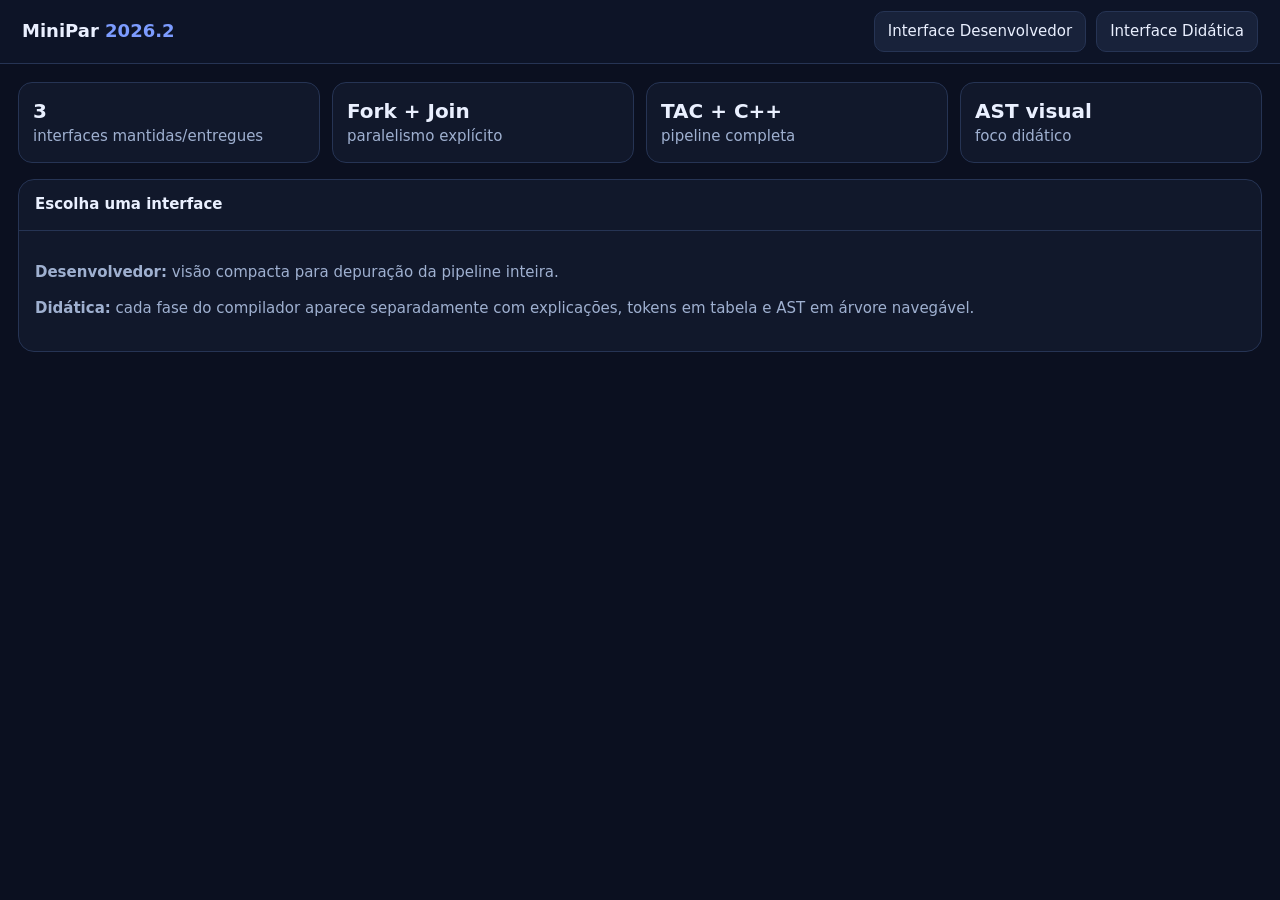
<file: templates/index.html>
<!doctype html><html lang="pt-BR"><head><meta charset="utf-8"><meta name="viewport" content="width=device-width,initial-scale=1"><title>MiniPar 2026.2</title><link rel="stylesheet" href="/static/style.css"></head><body><header class="top"><div class="brand">MiniPar <span>2026.2</span></div><nav class="nav"><a href="/dev">Interface Desenvolvedor</a><a href="/learn">Interface Didática</a></nav></header><main class="shell"><div class="cards"><div class="card"><b>3</b><span>interfaces mantidas/entregues</span></div><div class="card"><b>Fork + Join</b><span>paralelismo explícito</span></div><div class="card"><b>TAC + C++</b><span>pipeline completa</span></div><div class="card"><b>AST visual</b><span>foco didático</span></div></div><section class="panel"><h2>Escolha uma interface</h2><div class="lesson"><p><strong>Desenvolvedor:</strong> visão compacta para depuração da pipeline inteira.</p><p><strong>Didática:</strong> cada fase do compilador aparece separadamente com explicações, tokens em tabela e AST em árvore navegável.</p></div></section></main></body></html>
</file>
<file: static/style.css>
:root{--bg:#0b1020;--panel:#11182b;--panel2:#18223a;--text:#eaf0ff;--muted:#9fb0d0;--accent:#7c9cff;--ok:#4fd1a1;--warn:#ffd166;--bad:#ff6b6b;--border:#263454}*{box-sizing:border-box}body{margin:0;font:15px/1.45 Inter,system-ui,Segoe UI,Arial;background:var(--bg);color:var(--text)}a{color:inherit}.top{height:64px;padding:0 22px;display:flex;align-items:center;justify-content:space-between;border-bottom:1px solid var(--border);background:#0d1427;position:sticky;top:0;z-index:10}.brand{font-weight:800;font-size:18px}.brand span{color:var(--accent)}.nav{display:flex;gap:10px}.nav a,.btn{border:1px solid var(--border);background:var(--panel2);color:var(--text);padding:9px 13px;border-radius:10px;text-decoration:none;cursor:pointer}.btn.primary{background:var(--accent);color:#071024;font-weight:800}.btn.ok{background:var(--ok);color:#05261b;font-weight:800}.shell{padding:18px;max-width:1500px;margin:auto}.grid{display:grid;grid-template-columns:minmax(420px,1fr) minmax(420px,1fr);gap:16px}.panel{background:var(--panel);border:1px solid var(--border);border-radius:16px;overflow:hidden}.panel h2{margin:0;padding:14px 16px;border-bottom:1px solid var(--border);font-size:15px}.editor{width:100%;min-height:510px;background:#0a0f1d;color:#e8edff;border:0;padding:16px;font:14px/1.55 Consolas,monospace;resize:vertical;outline:none}.toolbar{display:flex;flex-wrap:wrap;gap:8px;padding:12px}.tabs{display:flex;flex-wrap:wrap;gap:7px;padding:10px;border-bottom:1px solid var(--border)}.tab{padding:8px 11px;border-radius:9px;background:#172038;border:1px solid var(--border);cursor:pointer}.tab.active{background:var(--accent);color:#071024}.output{min-height:510px;max-height:510px;overflow:auto;padding:16px;font:13px/1.55 Consolas,monospace;white-space:pre-wrap}.cards{display:grid;grid-template-columns:repeat(4,1fr);gap:12px;margin-bottom:16px}.card{background:var(--panel);border:1px solid var(--border);border-radius:14px;padding:14px}.card b{display:block;font-size:20px}.card span{color:var(--muted)}.lesson{padding:16px;color:var(--muted)}.ast-wrap{overflow:auto;min-height:500px}.tree ul{padding-top:18px;position:relative;display:flex;justify-content:center}.tree li{list-style:none;text-align:center;position:relative;padding:18px 6px 0}.tree li::before,.tree li::after{content:'';position:absolute;top:0;right:50%;border-top:1px solid #51678f;width:50%;height:18px}.tree li::after{right:auto;left:50%;border-left:1px solid #51678f}.tree li:only-child::after,.tree li:only-child::before{display:none}.tree li:only-child{padding-top:0}.tree li:first-child::before,.tree li:last-child::after{border:0}.tree li:last-child::before{border-right:1px solid #51678f;border-radius:0 6px 0 0}.tree li:first-child::after{border-radius:6px 0 0 0}.node{display:inline-block;background:#192641;border:1px solid #3c527d;border-radius:9px;padding:7px 10px;min-width:72px;font:12px Consolas}.node strong{color:#9db3ff}.legend{display:flex;gap:14px;color:var(--muted);font-size:13px;padding:10px 16px;border-bottom:1px solid var(--border)}.status{padding:10px 14px;border-top:1px solid var(--border);color:var(--muted)}.status.ok{color:var(--ok)}.status.bad{color:var(--bad)}@media(max-width:950px){.grid{grid-template-columns:1fr}.cards{grid-template-columns:repeat(2,1fr)}}
.test-picker{padding:12px 16px;border-bottom:1px solid var(--border);background:#0d1427}.test-picker label{display:block;font-weight:700;margin-bottom:7px}.test-picker-row{display:flex;gap:8px;align-items:center}.select{flex:1;min-width:0;background:var(--panel2);color:var(--text);border:1px solid var(--border);border-radius:10px;padding:10px 12px;outline:none}.select option{background:#11182b;color:var(--text)}.test-picker small{display:block;margin-top:7px;color:var(--muted)}
.io-box{padding:12px 16px;border-top:1px solid var(--border);background:#0d1427}.io-box label{display:block;color:var(--text)}.io-box small{display:block;margin-top:7px;color:var(--muted)}.stdin-editor{width:100%;min-height:74px;margin-top:8px;background:#0a0f1d;color:var(--text);border:1px solid var(--border);border-radius:10px;padding:10px 12px;font:13px/1.45 Consolas,monospace;resize:vertical;outline:none}.calc-box{border-top:1px solid var(--border)}.calc-grid{display:grid;grid-template-columns:1.3fr 1fr 1fr;gap:8px;margin:10px 0}.calc-grid label{font-size:13px;color:var(--muted)}.text-input{width:100%;margin-top:5px;background:var(--panel2);color:var(--text);border:1px solid var(--border);border-radius:10px;padding:10px 12px;outline:none}@media(max-width:700px){.calc-grid{grid-template-columns:1fr}}
</file>
